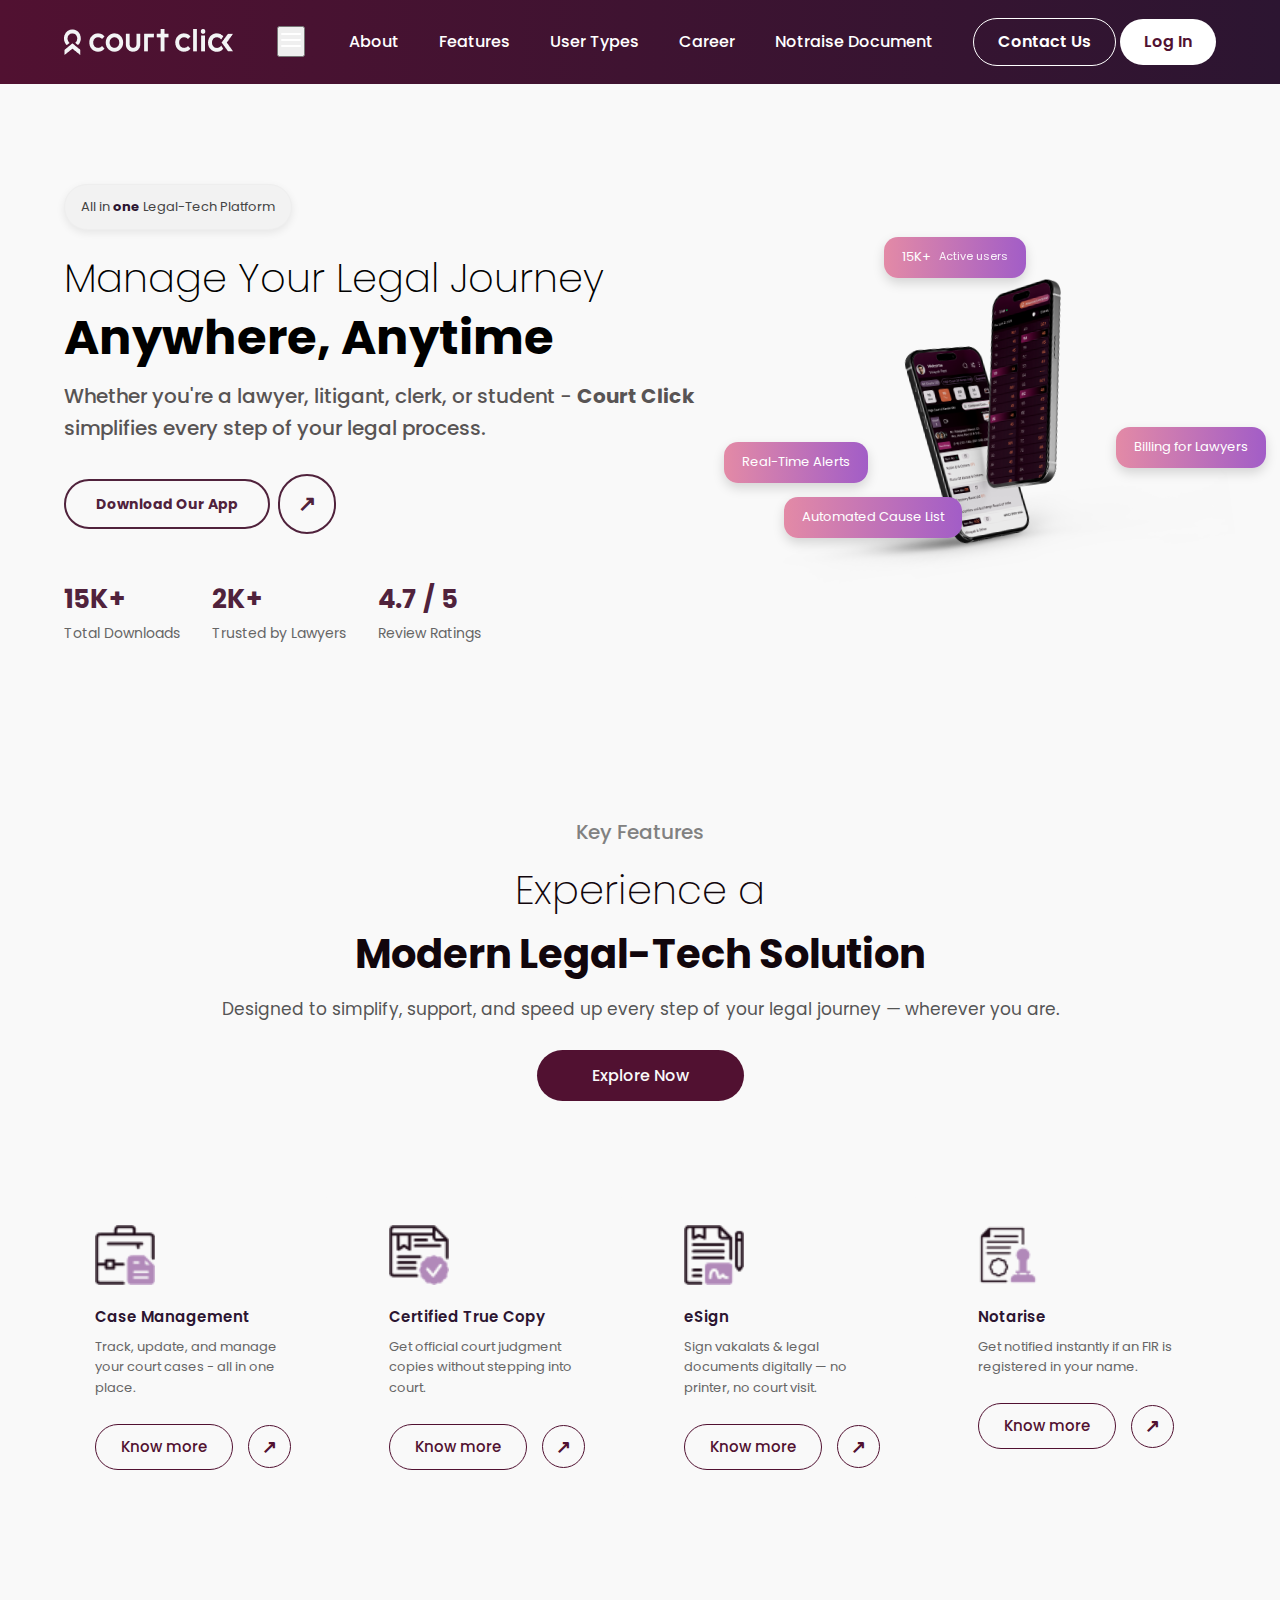
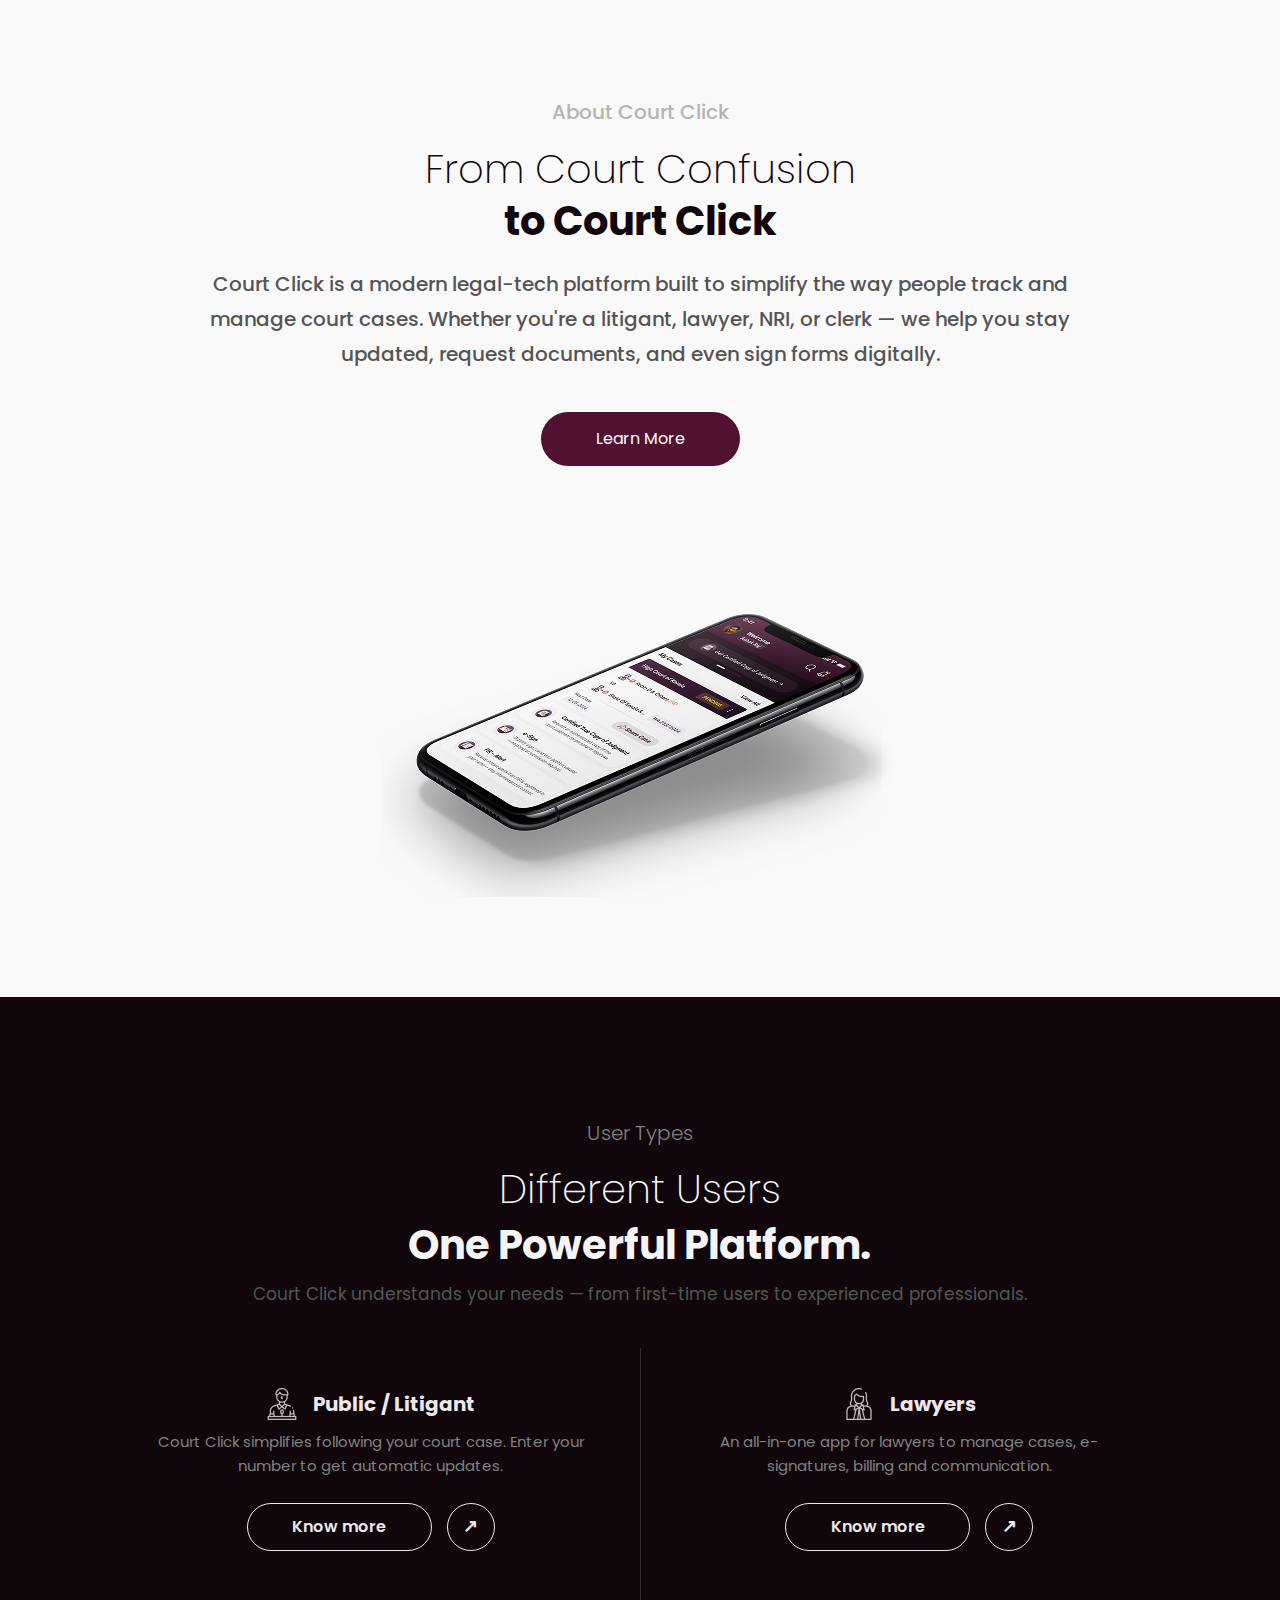
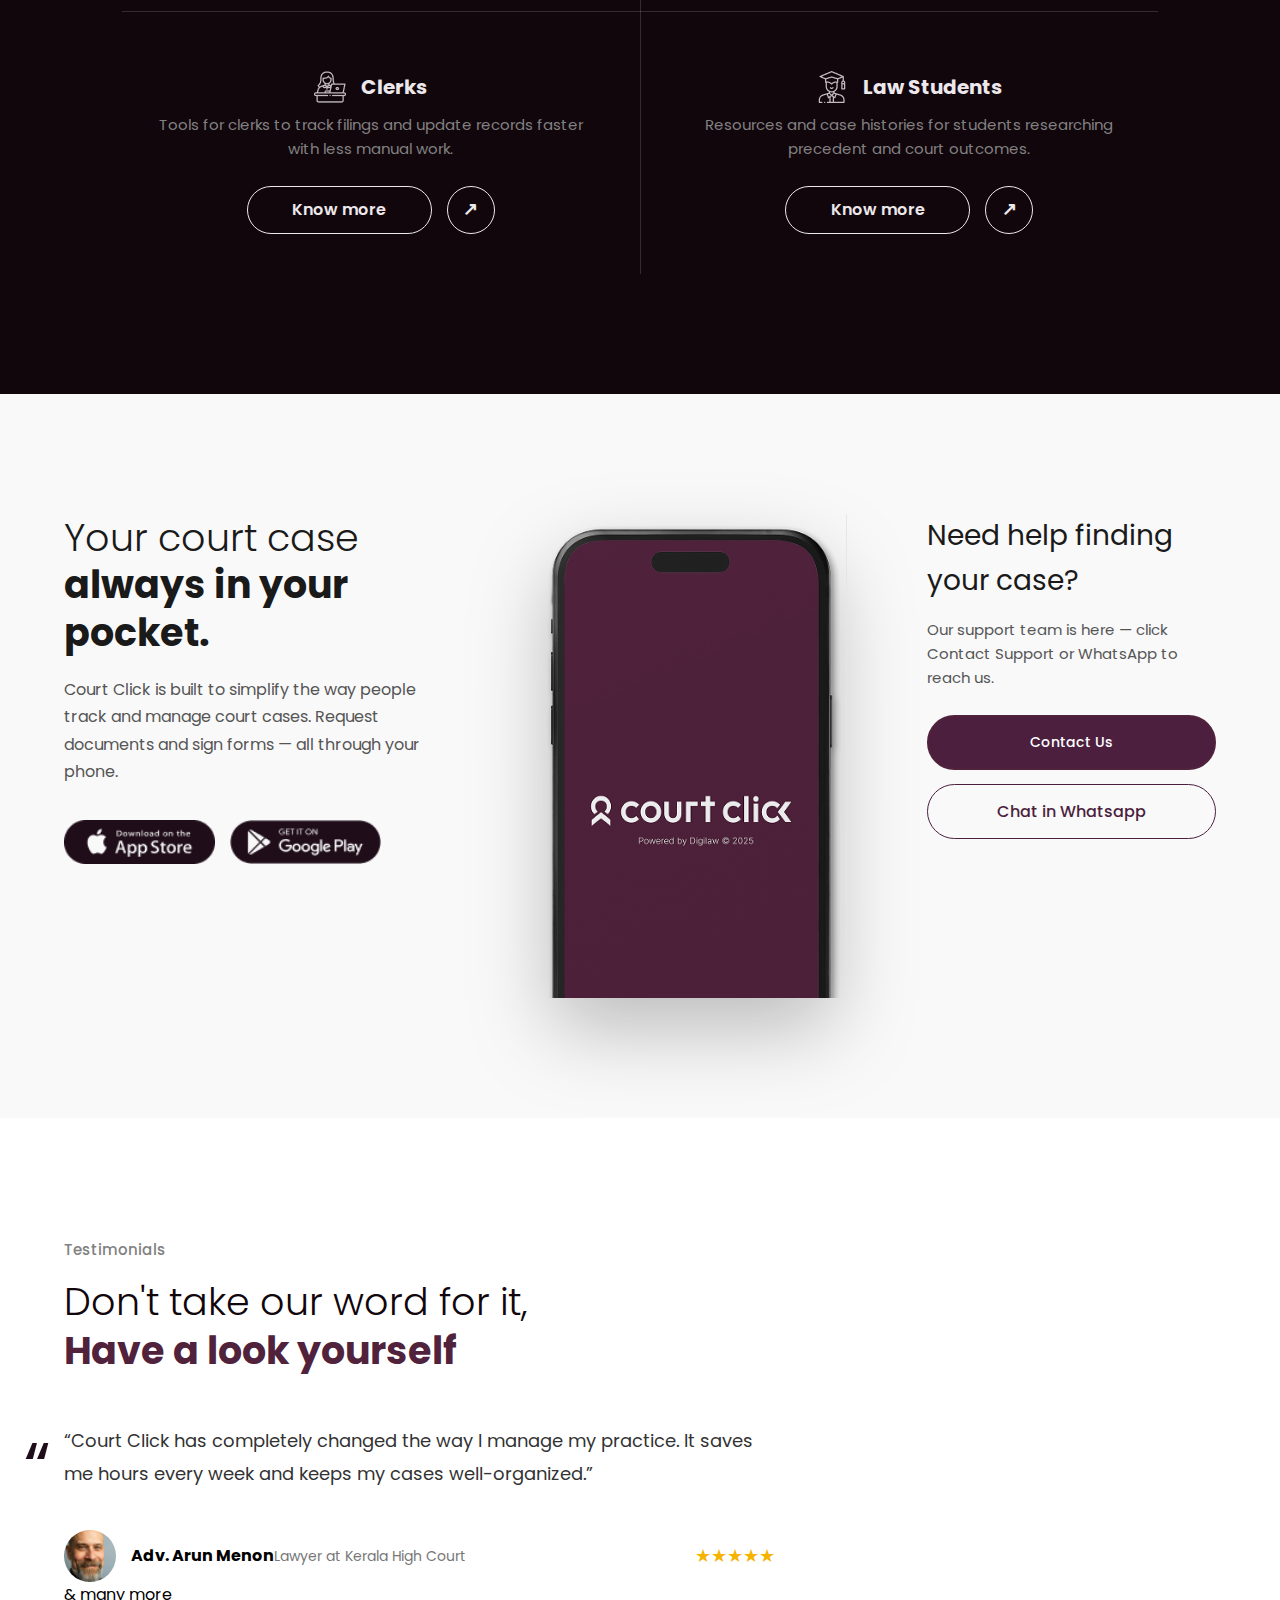
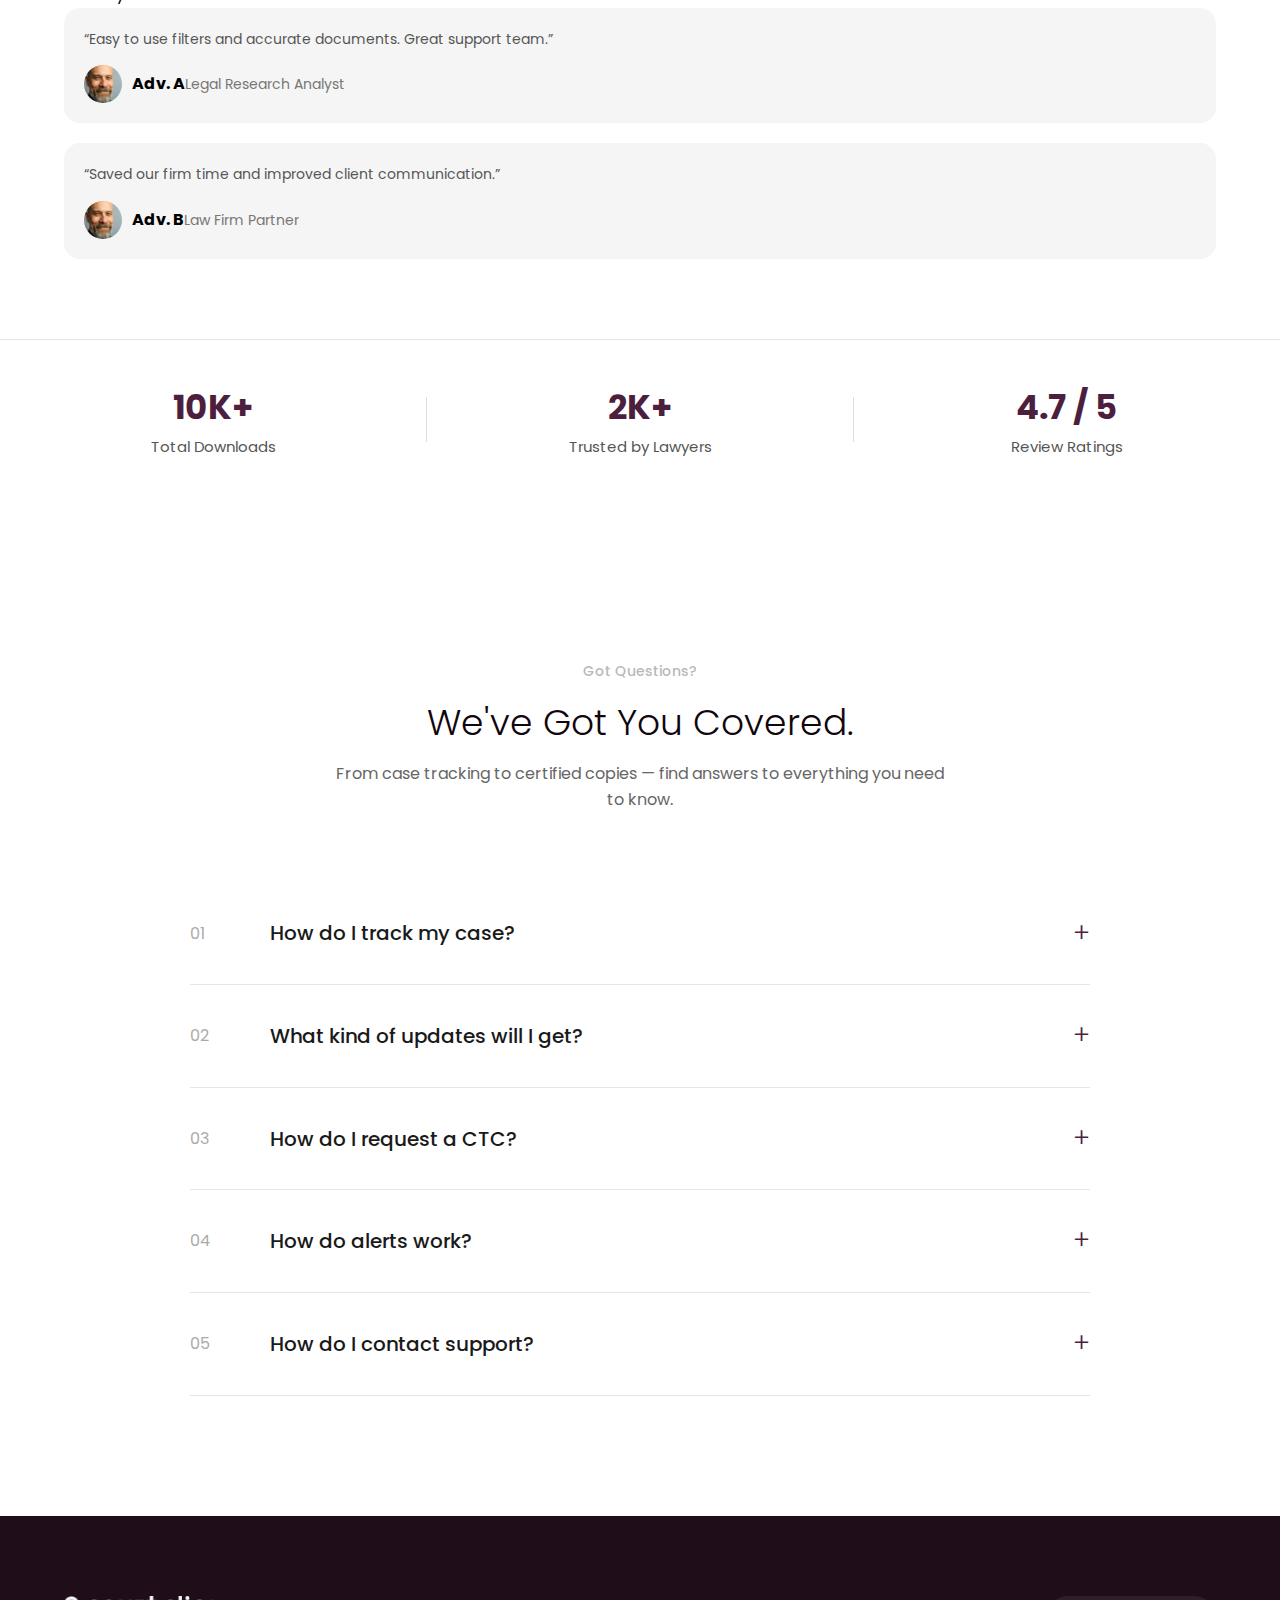
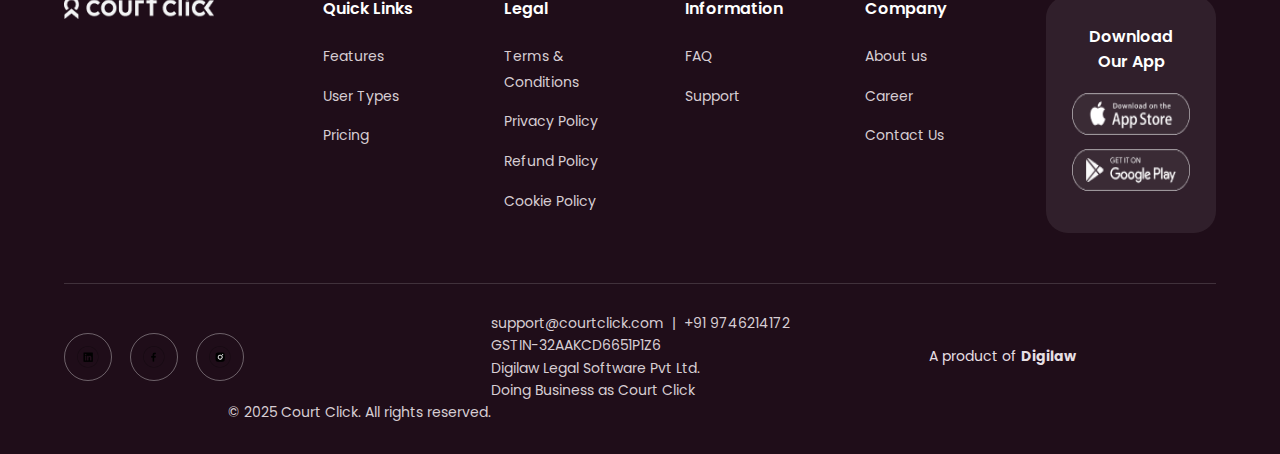
<file: index.html>
<!DOCTYPE html>
<html lang="en">

<head>
  <meta charset="utf-8" />
  <meta name="viewport" content="width=device-width,initial-scale=1" />
  <title>Court Click — Home</title>


  <link rel="preconnect" href="https://fonts.googleapis.com">
  <link href="https://fonts.googleapis.com/css2?family=Poppins:wght@300;400;600;700;800&display=swap" rel="stylesheet">


  <link rel="stylesheet" href="style.css">
</head>

<body>

  <header class="site-header">
    <div class="container header-inner">
      <a href="#" class="brand">
        <img src="images/courtclicklogo.png" alt="Court Click" class="logo">
      </a>

      <button id="navToggle" class="nav-toggle" aria-label="Toggle Navigation">
        <svg width="24" height="24" viewBox="0 0 24 24" fill="none" xmlns="http://www.w3.org/2000/svg">
          <path d="M3 12H21" stroke="white" stroke-width="2" stroke-linecap="round" stroke-linejoin="round" />
          <path d="M3 6H21" stroke="white" stroke-width="2" stroke-linecap="round" stroke-linejoin="round" />
          <path d="M3 18H21" stroke="white" stroke-width="2" stroke-linecap="round" stroke-linejoin="round" />
        </svg>
      </button>

      <nav class="nav" id="mainNav">
        <ul class="nav-list">
          <li><a href="#about">About</a></li>
          <li><a href="#features">Features</a></li>
          <li><a href="#user-types">User Types</a></li>
          <li><a href="#career">Career</a></li>
          <li><a href="#notarise">Notraise Document</a></li>
        </ul>
        <div class="nav-actions">
          <a href="#contact" class="btn btn-outline">Contact Us</a>
          <a href="login.html" class="btn btn-ghost">Log In</a>
        </div>
      </nav>
    </div>
  </header>

  <main>
    <section class="hero" id="home">
      <div class="container hero-inner">
        <div class="hero-left">
          <div class="badge">
            <p>All in <strong>one</strong> Legal-Tech Platform</p>
          </div>
          <h1 class="hero-title">
            Manage Your Legal Journey<br>
            <span class="hero-strong">Anywhere, Anytime</span>
          </h1>
          <p class="hero-sub">Whether you're a lawyer, litigant, clerk, or student - <strong>Court Click</strong>
            simplifies every step of your legal process.</p>

          <div class="hero-ctas">
            <a class="btn btn-primary"
              href="https://play.google.com/store/apps/details?id=com.digilaw.courtclick&hl=en_IN">Download Our App</a>
            <a class="btn btn-primary"
              href="https://play.google.com/store/apps/details?id=com.digilaw.courtclick&hl=en_IN" target="_blank">↗</a>
          </div>

          <div class="hero-stats">
            <div class="stat"><strong>15K+</strong><span>Total Downloads</span></div>
            <div class="stat"><strong>2K+</strong><span>Trusted by Lawyers</span></div>
            <div class="stat"><strong>4.7 / 5</strong><span>Review Ratings</span></div>
          </div>
        </div>

        <div class="hero-right">
          <div class="mockups">
            <img src="images/img1.png" alt="phone mockup" class="mockup">

            <div class="badge-float bf-top">15K+ <span>Active users</span></div>
            <div class="badge-float bf-middle">Real-Time Alerts</div>
            <div class="badge-float bf-bottom">Automated Cause List</div>
            <div class="badge-float bf-bottom-right">Billing for Lawyers</div>
          </div>
        </div>
      </div>
    </section>


    <section id="features" class="features">
      <div class="container">
        <p class="eyebrow">Key Features</p>
        <h2 class="section-title">Experience a <span><br>Modern Legal-Tech Solution</span></h2>
        <p class="section-sub">Designed to simplify, support, and speed up every step of your legal journey — wherever
          you are.</p>

        <div class="feature-cta">
          <a class="btn-pill" href="#services">Explore Now</a>
        </div>

        <div class="cards">
          <article class="card">
            <img src="images/case management.png" alt="" class="card-icon">
            <h3>Case Management</h3>
            <p>Track, update, and manage your court cases - all in one place.</p>
            <div class="card-actions">
              <a class="btn-outline-small" href="#">Know more</a>
              <a class="circle-arrow" href="#">↗</a>
            </div>
          </article>

          <article class="card">
            <img src="images/certified true copy.png" alt="" class="card-icon">
            <h3>Certified True Copy</h3>
            <p>Get official court judgment copies without stepping into court.</p>
            <div class="card-actions">
              <a class="btn-outline-small" href="#">Know more</a>
              <a class="circle-arrow" href="#">↗</a>
            </div>
          </article>

          <article class="card">
            <img src="images/esign.png" alt="" class="card-icon">
            <h3>eSign</h3>
            <p>Sign vakalats & legal documents digitally — no printer, no court visit.</p>
            <div class="card-actions">
              <a class="btn-outline-small" href="#">Know more</a>
              <a class="circle-arrow" href="#">↗</a>
            </div>
          </article>

          <article class="card">
            <img src="images/notarise.png" alt="" class="card-icon">
            <h3>Notarise</h3>
            <p>Get notified instantly if an FIR is registered in your name.</p>
            <div class="card-actions">
              <a class="btn-outline-small" href="#">Know more</a>
              <a class="circle-arrow" href="#">↗</a>
            </div>
          </article>
        </div>
      </div>
    </section>



    <section id="about" class="about">
      <div class="container about-inner">
        <p class="eyebrow">About Court Click</p>
        <h2 class="section-title-centered">From Court Confusion<br><span>to Court Click</span></h2>
        <p class="about-text">Court Click is a modern legal-tech platform built to simplify the way people track and
          manage court cases. Whether you're a litigant, lawyer, NRI, or clerk — we help you stay updated, request
          documents, and even sign forms digitally.</p>
        <a href="#services" class="btn-pill">Learn More</a>

        <div class="about-mockup">
          <img src="images/img3.png" alt="mobile mockup" class="about-phone">
        </div>
      </div>
    </section>


    <section id="user-types" class="user-types">
      <div class="container">
        <p class="eyebrow light">User Types</p>
        <h2 class="section-title light">Different Users<br><span>One Powerful Platform.</span></h2>
        <p class="section-sub light">Court Click understands your needs — from first-time users to experienced
          professionals.</p>

        <div class="user-grid">
          <article class="user-card">
            <div class="card-header">
              <img src="images/public_liti.png" alt="">
              <h4>Public / Litigant</h4>
            </div>
            <p>Court Click simplifies following your court case. Enter your number to get automatic updates.</p>
            <div class="card-actions">
              <a class="btn-outline-small-light" href="#">Know more</a>
              <a class="circle-arrow" href="#">↗</a>
            </div>
          </article>

          <article class="user-card">
            <div class="card-header">
              <img src="images/lawyer.png" alt="">
              <h4>Lawyers</h4>
            </div>
            <p>An all-in-one app for lawyers to manage cases, e-signatures, billing and communication.</p>
            <div class="card-actions">
              <a class="btn-outline-small-light" href="#">Know more</a>
              <a class="circle-arrow" href="#">↗</a>
            </div>
          </article>

          <article class="user-card">
            <div class="card-header">
              <img src="images/clerk.png" alt="">
              <h4>Clerks</h4>
            </div>
            <p>Tools for clerks to track filings and update records faster with less manual work.</p>
            <div class="card-actions">
              <a class="btn-outline-small-light" href="#">Know more</a>
              <a class="circle-arrow" href="#">↗</a>
            </div>
          </article>

          <article class="user-card">
            <div class="card-header">
              <img src="images/student.png" alt="">
              <h4>Law Students</h4>
            </div>
            <p>Resources and case histories for students researching precedent and court outcomes.</p>
            <div class="card-actions">
              <a class="btn-outline-small-light" href="#">Know more</a>
              <a class="circle-arrow" href="#">↗</a>
            </div>
          </article>
        </div>
      </div>
    </section>


    <section id="app" class="app-promo">
      <div class="container promo-grid">
        <div class="promo-left">
          <h2 class="promo-title">Your court case <span>always in your pocket.</span></h2>
          <p>Court Click is built to simplify the way people track and manage court cases. Request documents and sign
            forms — all through your phone.</p>

          <div class="download-buttons">
            <a class="store-btn" href="https://apps.apple.com/in/app/court-click/id6529546511"><img
                src="images/appstore.png" alt="App Store"></a>
            <a class="store-btn"
              href="https://play.google.com/store/apps/details?id=com.digilaw.courtclick&hl=en_IN"><img
                src="images/playstore.png" alt="Google Play"></a>
          </div>
        </div>

        <div class="promo-right">
          <img src="images/img2.png" alt="phone" class="promo-phone">
        </div>

        <aside class="promo-contact">
          <h3>Need help finding your case?</h3>
          <p>Our support team is here — click Contact Support or WhatsApp to reach us.</p>
          <a class="btn btn-primary" href="#contact">Contact Us</a>
          <a class="btn btn-outline" href="https://wa.me/918089242204">Chat in Whatsapp</a>
        </aside>
      </div>
    </section>


    <section class="testimonials">
      <div class="container">
        <p class="eyebrow">Testimonials</p>
        <h2 class="section-title">Don't take our word for it,<br><span>Have a look yourself</span></h2>

        <div class="test-grid">
          <div class="test-left">
            <blockquote class="big-quote">
              <p>“Court Click has completely changed the way I manage my practice. It saves me hours every week and
                keeps my cases well-organized.”</p>
              <footer>
                <img src="images/lawyer at hc.png" alt="Adv. Arun Menon" class="avatar">
                <div class="meta"><strong>Adv. Arun Menon</strong><span>Lawyer at Kerala High Court</span></div>
                <div class="stars">★★★★★</div>
              </footer>
            </blockquote>
          </div>

        </div>

        <div class="test-separator">& many more</div>

        <aside class="test-right">
          <article class="mini-test">
            <p>“Easy to use filters and accurate documents. Great support team.”</p>
            <footer>
              <img src="images/lawyer at hc.png" alt="" class="avatar-small">
              <div class="meta"><strong>Adv. A</strong><span>Legal Research Analyst</span></div>
            </footer>
          </article>

          <article class="mini-test">
            <p>“Saved our firm time and improved client communication.”</p>
            <footer>
              <img src="images/lawyer at hc.png" alt="" class="avatar-small">
              <div class="meta"><strong>Adv. B</strong><span>Law Firm Partner</span></div>
            </footer>
          </article>
        </aside>
      </div>

      <div class="metrics">
        <div class="metric"><strong>10K+</strong><span>Total Downloads</span></div>
        <div class="sep"></div>
        <div class="metric"><strong>2K+</strong><span>Trusted by Lawyers</span></div>
        <div class="sep"></div>
        <div class="metric"><strong>4.7 / 5</strong><span>Review Ratings</span></div>
      </div>
      </div>
    </section>

    <section class="faq">
      <div class="container">
        <p class="eyebrow">Got Questions?</p>
        <h2 class="section-title">We've Got You Covered.</h2>
        <p class="section-sub">
          From case tracking to certified copies — find answers to everything you need to know.
        </p>

        <div class="accordion">
          <div class="acc-item">
            <span class="acc-index">01</span>
            <button class="acc-q">
              <span class="acc-text">How do I track my case?</span>
              <span class="acc-toggle">+</span>
            </button>
            <div class="acc-a">
              Enter your case number on the search field and get automatic updates on hearings, orders and judgments.
            </div>
          </div>

          <div class="acc-item">
            <span class="acc-index">02</span>
            <button class="acc-q">
              <span class="acc-text">What kind of updates will I get?</span>
              <span class="acc-toggle">+</span>
            </button>
            <div class="acc-a">
              You’ll be notified about hearing dates, orders, next posting, progress, and court hall info.
            </div>
          </div>

          <div class="acc-item">
            <span class="acc-index">03</span>
            <button class="acc-q">
              <span class="acc-text">How do I request a CTC?</span>
              <span class="acc-toggle">+</span>
            </button>
            <div class="acc-a">
              Use the certified copy workflow in the app and submit necessary details — we handle court requests for
              you.
            </div>
          </div>

          <div class="acc-item">
            <span class="acc-index">04</span>
            <button class="acc-q">
              <span class="acc-text">How do alerts work?</span>
              <span class="acc-toggle">+</span>
            </button>
            <div class="acc-a">
              Enable real-time push notifications for selected cases and courts to receive instant alerts.
            </div>
          </div>

          <div class="acc-item">
            <span class="acc-index">05</span>
            <button class="acc-q">
              <span class="acc-text">How do I contact support?</span>
              <span class="acc-toggle">+</span>
            </button>
            <div class="acc-a">
              Reach out via Contact Us, WhatsApp, or email at support@courtclick.com.
            </div>
          </div>
        </div>
      </div>
    </section>



  </main>


  <footer class="site-footer">
    <div class="container footer-grid">
      <div class="footer-col brand-col">
        <img src="images/courtclicklogo.png" alt="Court Click" class="logo-footer">
      </div>

      <div class="footer-col">
        <h5>Quick Links</h5>
        <ul>
          <li><a href="#features">Features</a></li>
          <li><a href="#user-types">User Types</a></li>
          <li><a href="#app">Pricing</a></li>
        </ul>
      </div>

      <div class="footer-col">
        <h5>Legal</h5>
        <ul>
          <li><a href="#">Terms & Conditions</a></li>
          <li><a href="#">Privacy Policy</a></li>
          <li><a href="#">Refund Policy</a></li>
          <li><a href="#">Cookie Policy</a></li>
        </ul>
      </div>

      <div class="footer-col">
        <h5>Information</h5>
        <ul>
          <li><a href="#">FAQ</a></li>
          <li><a href="#">Support</a></li>
        </ul>
      </div>
      <div class="footer-col">
        <h5>Company</h5>
        <ul>
          <li><a href="#">About us</a></li>
          <li><a href="#">Career</a></li>
          <li><a href="#">Contact Us</a></li>
        </ul>
      </div>

      <div class="footer-col download-col">
        <h5>Download Our App</h5>
        <a class="store-btn" href="#"><img src="images/appstore2.png" alt="App Store"></a>
        <a class="store-btn" href="#"><img src="images/playstore2.png" alt="Google Play"></a>
      </div>
    </div>

    <div class="container footer-bottom">
      <div class="socials">
        <a href="#"><img src="images/Linkedin.png" alt=""></a>
        <a href="#"><img src="images/facebook.png" alt=""></a>
        <a href="#"><img src="images/Twitter.png" alt=""></a>
      </div>

      <div class="footer-contact-details">
        <p>support@courtclick.com &nbsp;|&nbsp; +91 9746214172</p>
        <p>GSTIN-32AAKCD6651P1Z6</p>
        <p>Digilaw Legal Software Pvt Ltd.<br>Doing Business as Court Click</p>
      </div>

      <p class="center-text">A product of <strong>Digilaw</strong></p>
      <p class="copyright">© 2025 Court Click. All rights reserved.</p>
    </div>
  </footer>


  <script>
    // NAV TOGGLE
    const navToggle = document.getElementById('navToggle');
    const mainNav = document.getElementById('mainNav');
    navToggle && navToggle.addEventListener('click', () => {
      mainNav.classList.toggle('open');
      document.body.classList.toggle('nav-open');
    });

    // Accordion
    document.querySelectorAll('.accordion .acc-item .acc-q').forEach(btn => {
      btn.addEventListener('click', () => {
        const item = btn.parentElement;
        const open = item.classList.contains('active');
        // close all
        document.querySelectorAll('.accordion .acc-item').forEach(i => i.classList.remove('active'));
        if (!open) item.classList.add('active');
      });
    });
  </script>
</body>

</html>
</file>
<file: style.css>
* {
  margin: 0;
  padding: 0;
  box-sizing: border-box;
}

body {
  font-family: 'Poppins', sans-serif;
  color: black;
  background: white;
  line-height: 1.6;
}

img {
  max-width: 100%;
  display: block;
}

.container {
  width: 90%;
  max-width: 1250px;
  margin: auto;
}

a {
  text-decoration: none;
  color: inherit;
}

ul {
  list-style: none;
}

.site-header {
  width: 100%;
  background: linear-gradient(90deg, #511131, #2c1531);
  position: sticky;
  padding: 18px 0;
  top: 0;
  z-index: 999;
}

.header-inner,
.nav,
.nav-action {
  display: flex;
  justify-content: space-between;
  align-items: center;
  gap: 40px;
}

.logo {
  height: 26px;
  width: 169px;
}

.nav-list {
  display: flex;
  gap: 40px;
}

.nav-list a {
  color: white;
  font-weight: 500;
  transition: 0.3s;
}

.nav-list a:hover {
  opacity: 0.7;
}

.nav-action {
  display: flex;
  align-items: center;
  gap: 18px;
}

.btn {
  padding: 10px 24px;
  font-weight: 600;
  border-radius: 30px;
  transition: 0.3s;
  display: inline-block;
}

.btn-outline {
  border: 1px solid white;
  color: white;
}

.btn-outline:hover {
  background: #ffffff22;
}

.btn-ghost {
  background: white;
  color: #511131;
}

.btn-ghost:hover {
  opacity: 0.8;
}

.hero {
  padding: 100px 0 80px;
  background: #f9f9f9;
}

.hero-inner {
  display: flex;
  align-items: center;
  justify-content: space-between;
  gap: 50px;
}


.hero-left {
  max-width: 650px;
}

.badge {
  display: inline-block;
  background: #f2f2f2;
  padding: 12px 16px 12px 16px;
  border-radius: 76px;
  font-size: 13px;
  margin-bottom: 18px;
  color: #444;
  border: 1px solid #eee;
  box-shadow: 0 3px 8px rgba(0, 0, 0, 0.08);
}

.badge strong {
  color: #2c1531;
}


.hero-title {
  font-size: 40px;
  font-weight: 200;
  margin-bottom: 12px;
  line-height: 60px;
  letter-spacing: 0%;
  white-space: normal;
}

.hero-strong {
  display: block;
  font-weight: 700;
  line-height: 60px;
  letter-spacing: 0%;
  font-size: 48px;
}

.hero-sub {
  font-size: 20px;
  font-weight: 500;
  margin-bottom: 30px;
  color: #585454;
}

.hero-sub strong {
  font-weight: 700;
  font-size: 20px;
  line-height: 32px;
}

.hero-ctas {
  display: flex;
  align-items: center;
  gap: 8px;
  margin-bottom: 45px;
}

.btn-primary {
  padding: 12px 30px;
  border-radius: 50px;
  background: transparent;
  border: 2px solid #50223c;
  color: #50223c;
  font-weight: 700;
  font-size: 14px;
}

.btn-primary:hover {
  background: #50223c;
  color: #fff;
}

.hero-ctas a:last-child {
  font-size: 22px;
  padding: 10px 18px;
}


.hero-stats {
  display: flex;
  gap: 32px;
  width: auto;
  height: auto;
  margin-top: 20px;
}

.stat {
  text-align: left;
  color: #555555;
}

.stat strong {
  font-size: 26px;
  font-weight: 700;
  color: #50223c;
  display: block;
}

.stat span {
  font-size: 14px;
  color: #666;
}


.hero-right {
  position: relative;
}

.mockups {
  position: relative;
  flex: 1;
}

.mockup {
  width: 100%;
  max-width: 520px;
  height: auto;
  display: block;
  transform: rotate(-8deg);
}

.badge-float {
  position: absolute;
  padding: 10px 18px;
  border-radius: 14px;
  font-size: 13px;
  background: linear-gradient(90deg, #e38aa6, #a25dc7);
  color: #fff;
  box-shadow: 0 5px 12px rgba(0, 0, 0, 0.15);
  display: flex;
  align-items: center;
  gap: 8px;
}

.badge-float span {
  font-size: 11px;
  opacity: 0.9;
}

.bf-top {
  top: -25px;
  left: 120px;
}

.bf-middle {
  top: 180px;
  left: -40px;
}

.bf-bottom {
  bottom: 30px;
  left: 20px;
}

.bf-bottom-right {
  bottom: 100px;
  right: -50px;
}

.features {
  background: #f9f9f9;
  padding: 90px 0;
  text-align: center;
}

.features .eyebrow {
  font-size: 20px;
  color: #818181;
  margin-bottom: 10px;
  font-weight: 500;
}

.section-title {
  font-size: 40px;
  font-weight: 200;
  margin-bottom: 10px;
  color: #11060c;
}

.section-title span {
  font-weight: 700;
  color: #11060c;
}

.section-sub {
  max-width: 900px;
  margin: 0 auto 40px;
  font-size: 17px;
  color: #555555;
  line-height: 1.6;
  white-space: normal;
  text-align: center;
}

.features-cta {
  margin-bottom: 60px;
}

.btn-pill {
  padding: 14px 35px;
  padding-left: 55px;
  padding-right: 55px;
  border-radius: 40px;
  background: #511131;
  color: #f9f9f9;
  text-decoration: none;
  font-size: 16px;
  font-weight: 500;
  transition: 0.3s ease;
}

.cards {
  display: grid;
  grid-template-columns: repeat(auto-fit, minmax(260px, 1fr));
  gap: 25px;
  margin-top: 100px;
}

.card {
  background: #f9f9f9;
  padding: 35px 30px;
  border-radius: 25px;
  transition: 0.3s ease;
  border: 1px solid transparent;
  text-align: left;
}

.card-icon {
  width: 60px;
  margin-bottom: 20px;
}

.card h3 {
  font-size: 15px;
  color: #2c1531;
  font-weight: 600;
  margin-bottom: 8px;
}

.card-actions {
  display: flex;
  align-items: center;
  justify-content: flex-start;
  gap: 15px;
}

.card p {
  color: #666;
  font-size: small;
  margin-bottom: 25px;
  flex-grow: 1;
}

.btn-outline-small {
  padding: 10px 25px;
  border: 1.8px solid #511131;
  border-radius: 30px;
  text-decoration: none;
  color: #511131;
  font-size: 15px;
  font-weight: 500;
  transition: 0.3s ease;
}

.btn-outline-small:hover {
  background: #511131;
  color: white;
}

.circle-arrow {
  width: 43px;
  height: 43px;
  border-radius: 50%;
  border: 1.8px solid #511131;
  display: flex;
  color: #511131;
  align-items: center;
  justify-items: center;
  justify-content: center;
  font-size: 18px;
  text-decoration: none;
  font-weight: 600;
  transition: 0.3s ease;
}

.circle-arrow:hover {
  background: #511131;
  color: white;
}

.about {
  background: #f9f9f9;
  padding: 100px 0;
  text-align: center;
}

.about .eyebrow {
  font-size: 20px;
  font-weight: 500;
  color: #b4b4b4;
  margin-bottom: 15px;
}

.section-title-centered {
  font-size: 40px;
  font-weight: 200;
  color: #11060c;
  line-height: 1.3;
  margin-bottom: 20px;
}

.section-title-centered span {
  font-weight: 700;
  color: #11060c;
}

.about-text {
  max-width: 900px;
  margin: 0 auto 40px auto;
  font-size: 20px;
  font-weight: 500;
  color: #555555;
  line-height: 1.75;
}

.about .btn-pill {
  background: #511131;
  color: #fff;
  padding: 14px 40px;
  padding-left: 55px;
  padding-right: 55px;
  font-size: 16px;
  border-radius: 40px;
  font-weight: 400;
  display: inline-block;
  text-decoration: none;
  transition: 0.3s ease;
  margin-bottom: 80px;
}

.about-mockup {
  margin-top: 30px;
  justify-items: center;
}

.user-types {
  background: #11060c;
  padding: 120px 0;
  text-align: center;
  color: #ffffff;
}

.user-types .eyebrow {
  font-size: 20px;
  font-weight: 300;
  color: #818181;
  margin-bottom: 12px;
}

.user-types .section-title {
  font-weight: 200;
  font-size: 40px;
  line-height: 56px;
  color: #f5f5f5;
  margin-bottom: 8px;
}

.user-types .section-title span {
  font-weight: 700;
  color: #f5f5f5;
}

.user-grid {
  display: grid;
  grid-template-columns: repeat(2, 1fr);
  gap: 40px;
  width: 90%;
  max-width: 1100px;
  margin: auto;
  position: relative;
}

.user-grid::before,
.user-grid::after {
  content: "";
  position: absolute;
  background: rgba(255, 255, 255, 0.15);
}

.user-grid::before {
  width: 1px;
  height: 100%;
  left: 50%;
  top: 0;
}

.user-grid::after {
  height: 1px;
  width: 100%;
  top: 50%;
  left: 0;
}

.user-card {
  text-align: center;
  padding: 40px 35px;
  display: flex;
  flex-direction: column;
  align-items: center;
}

.card-header {
  display: flex;
  align-items: center;
  justify-content: center;
  gap: 15px;
  margin-bottom: 10px;
}

.user-card img {
  width: 32px;
  height: 32px;
  opacity: 0.8;
}

.user-card h4 {
  font-size: 20px;
  font-weight: 700;
  line-height: 32px;
  color: #ede8eb;
  margin: 0;
}

.user-card p {
  font-size: 15px;
  color: #818181;
  line-height: 24px;
  max-width: 478px;
  margin-bottom: 25px;
}

.user-card .btn-outline-small-light {
  padding: 8px 12px;
  width: 185px;
  height: 48px;
  display: inline-flex;
  align-items: center;
  justify-content: center;
  border: 1.5px solid #ede8eb;
  border-radius: 24px;
  text-decoration: none;
  color: #ede8eb;
  font-weight: 600;
  transition: 0.3s ease;
}

.user-card .btn-outline-small-light:hover {
  background: #ffffff;
  color: #511131;
}

.user-card .circle-arrow {
  width: 48px;
  height: 48px;
  border-radius: 50%;
  background: transparent;
  border: 1.5px solid #ede8eb;
  display: flex;
  align-items: center;
  justify-content: center;
  text-decoration: none;
  color: #ede8eb;
  font-weight: 600;
  font-size: 18px;
  transition: 0.3s ease;
}

.user-card .circle-arrow:hover {
  background: #ffffff;
  color: #511131;
}

.user-card .card-actions {
  display: flex;
  justify-content: center;
  align-items: center;
  gap: 15px;
  width: 100%;
}

.app-promo {
  background: #f9f9f9;
  padding: 120px 0;
}

.promo-grid {
  display: grid;
  grid-template-columns: 1.1fr 0.9fr 0.8fr;
  gap: 70px;
  align-items: start;
  position: relative;
}

.promo-right {
  display: flex;
  justify-content: flex-start;
}

.promo-phone {
  width: 320px;
  filter: drop-shadow(0 30px 40px rgba(0, 0, 0, 0.25));
}

.promo-left {
  max-width: 480px
}

.promo-title {
  font-size: 38px;
  font-weight: 300;
  line-height: 1.25;
  margin-bottom: 20px;
  color: #1a1a1a;
}

.promo-title span {
  font-weight: 700;
}

.promo-left p {
  font-size: 16px;
  color: #555;
  line-height: 1.7;
  margin-bottom: 35px;
}

.download-buttons {
  display: flex;
  gap: 15px;
}

.store-btn img {
  height: 44px;
}

.promo-grid::after {
  content: "";
  position: absolute;
  right: 32%;
  top: 0;
  height: 100%;
  width: 1px;
  background: #e6e6e6;
}

.promo-contact {
  max-width: 360px;
}

.promo-contact h3 {
  font-size: 28px;
  font-weight: 400;
  margin-bottom: 15px;
  color: #1a1a1a;
}

.promo-contact p {
  font-size: 15px;
  color: #555;
  line-height: 1.6;
  margin-bottom: 25px;
}

.promo-contact .btn {
  display: inline-block;
  width: 100%;
  text-align: center;
  margin-bottom: 14px;
}

.promo-contact .btn-primary {
  background: #4d1f3f;
  color: #ffffff;
  border-radius: 40px;
  padding: 14px 0;
  font-weight: 500;
}

.promo-contact .btn-outline {
  border: 1.5px solid #4d1f3f;
  color: #4d1f3f;
  border-radius: 40px;
  padding: 14px 0;
  font-weight: 500;
}

.testimonials {
  background: #ffffff;
  padding: 120px 0 80px;
}

.testimonials .eyebrow {
  font-size: 15px;
  color: #818181;
  font-weight: 500;
  margin-bottom: 15px;
}

.testimonials .section-title {
  font-size: 38px;
  font-weight: 300;
  line-height: 1.3;
  margin-bottom: 50px;
}

.testimonials .section-title span {
  font-weight: 700;
  color: #50223c;
}

.test-grid {
  display: grid;
  grid-template-columns: 1.4fr 0.6fr;
  gap: 50px;
  align-items: start;
}

.big-quote {
  padding-right: 60px;
}

.big-quote p {
  font-size: 18px;
  color: #333;
  line-height: 1.8;
  position: relative;
  margin-bottom: 40px;
}

.big-quote p::before {
  content: "“";
  font-size: 70px;
  color: #1f0d19;
  position: absolute;
  left: -40px;
  top: -20px;
}

.big-quote footer {
  display: flex;
  align-items: center;
  gap: 15px;
}

.avatar {
  width: 52px;
  height: 52px;
  border-radius: 50%;
  object-fit: cover;
}

.meta strong {
  font-size: 16px;
}

.meta span {
  font-size: 14px;
  color: #777;
}

.stars {
  margin-left: auto;
  font-size: 18px;
  color: #f4b400;
}

.test-right {
  display: flex;
  flex-direction: column;
  gap: 20px;
}

.mini-test {
  background: #f5f5f5;
  border-radius: 16px;
  padding: 20px;
}

.mini-test p {
  font-size: 14px;
  color: #555;
  line-height: 1.6;
  margin-bottom: 15px;
}

.mini-test footer {
  display: flex;
  align-items: center;
  gap: 10px;
}

.avatar-small {
  width: 38px;
  height: 38px;
  border-radius: 50%;
}

.metrics {
  margin-top: 80px;
  padding-top: 40px;
  border-top: 1px solid #e6e6e6;
  display: flex;
  justify-content: space-between;
  align-items: center;
  text-align: center;
}

.metric {
  flex: 1;
}

.metric strong {
  font-size: 34px;
  font-weight: 700;
  color: #4d1f3f;
  display: block;
}

.metric span {
  font-size: 15px;
  color: #555;
}

.sep {
  width: 1px;
  height: 45px;
  background: #ddd;
}

.faq {
  background: #ffffff;
  padding: 120px 0;
}

.faq .eyebrow {
  font-size: 14px;
  font-weight: 500;
  color: #b9b9b9;
  text-align: center;
  margin-bottom: 12px;
}

.faq .section-title {
  font-size: 36px;
  font-weight: 300;
  text-align: center;
  margin-bottom: 10px;
}

.faq .section-sub {
  text-align: center;
  max-width: 620px;
  margin: 0 auto 70px;
  font-size: 16px;
  color: #666;
}

.accordion {
  max-width: 900px;
  margin: auto;
}

.acc-item {
  display: grid;
  grid-template-columns: 50px 1fr;
  column-gap: 30px;
  padding: 30px 0;
  border-bottom: 1px solid #e6e6e6;
}

.acc-index {
  font-size: 16px;
  color: #aaa;
  align-self: center;
}

.acc-q {
  all: unset;
  display: flex;
  align-items: center;
  justify-content: space-between;
  cursor: pointer;
}

.acc-text {
  font-size: 20px;
  font-weight: 500;
  color: #1a1a1a;
  line-height: 1.4;
  max-width: 90%;
}

.acc-toggle {
  font-size: 26px;
  font-weight: 300;
  color: #4d1f3f;
  flex-shrink: 0;
  transition: transform 0.3s ease;
}

.acc-a {
  grid-column: 2 / -1;
  margin-top: 18px;
  font-size: 15px;
  color: #555;
  line-height: 1.7;
  display: none;
}

.acc-item.active {
  background: #f1eff0;
  border-radius: 20px;
  padding: 30px;
}

.acc-item.active .acc-a {
  display: block;
}

.acc-item.active .acc-toggle {
  transform: rotate(45deg);
}

.site-footer {
  background: #1f0d19;
  color: #f3f4f5;
  padding: 80px 0 30px;
  font-family: "Poppins", sans-serif;
}

.footer-grid {
  display: grid;
  grid-template-columns: 1.6fr 1fr 1fr 1fr 1fr 1.3fr;
  gap: 50px;
  padding-bottom: 50px;
  border-bottom: 1px solid rgba(255, 255, 255, 0.15);
  align-items: start;
}

.brand-col img {
  width: 150px;
  margin-bottom: 20px;
}

.brand-col p {
  font-size: 14px;
  line-height: 1.7;
  color: #d7cdd3;
  margin-bottom: 12px;
}

.footer-col h5,
.download-col h5 {
  font-size: 16px;
  font-weight: 600;
  margin-bottom: 22px;
  color: #ffffff;
}

.footer-col ul {
  list-style: none;
  padding: 0;
  margin: 0;
}

.footer-col ul li {
  margin-bottom: 14px;
}

.footer-col ul a {
  color: #d7cdd3;
  font-size: 14px;
  text-decoration: none;
  transition: color 0.25s ease;
}

.footer-col ul a:hover {
  color: #ffffff;
}

.download-col {
  background: rgba(255, 255, 255, 0.08);
  border-radius: 22px;
  padding: 28px 26px;
  text-align: center;
}

.download-col h5 {
  margin-bottom: 18px;
}

.download-col .store-btn {
  display: block;
  margin-bottom: 14px;
}

.download-col .store-btn img {
  height: 42px;
  max-width: 100%;
}

.footer-bottom {
  display: grid;
  grid-template-columns: 1fr auto 1fr;
  align-items: center;
  padding-top: 28px;
  font-size: 14px;
  color: #d7cdd3;
}

.socials {
  display: flex;
  gap: 18px;
}

.socials a {
  width: 48px;
  height: 48px;
  border: 1.5px solid rgba(255, 255, 255, 0.35);
  border-radius: 50%;
  display: flex;
  align-items: center;
  justify-content: center;
  transition: 0.3s ease;
}

.socials a:hover {
  border-color: #ffffff;
  transform: translateY(-2px);
}

.socials img {
  width: 22px;
  height: 22px;
  filter: invert(1);
}

.footer-bottom .center-text {
  text-align: center;
  color: #e6dfe3;
}

.footer-bottom .copyright {
  text-align: right;
  white-space: nowrap;
}

@media (max-width: 900px) {
  .hero-inner {
    flex-direction: column;
    text-align: center;
  }

  .hero-stats {
    justify-content: center;
  }

  .mockup {
    transform: none;
  }

  .badge-float {
    display: none;
  }
}

@media(max-width:768px) {
  .site-header {
    padding: 20px 0;
  }

  .nav-toggle {
    display: block;
  }

  .nav {
    position: absolute;
    top: 100%;
    left: 0;
    width: 100%;
    background: #2c1531;
    flex-direction: column;
    padding: 20px;
    gap: 20px;
    transform: translateY(-150%);
    transition: transform 0.3s ease;
    z-index: -1;
  }

  .nav.open {
    transform: translateY(0);
  }

  .nav-list {
    flex-direction: column;
    text-align: center;
    gap: 20px;
  }

  .nav-actions {
    flex-direction: column;
    width: 100%;
    gap: 15px;
  }

  .nav-actions .btn {
    width: 100%;
    text-align: center;
  }

  .hero {
    background: linear-gradient(180deg, #2c1531 0%, #1f0d19 100%);
    padding: 40px 0 60px;
    text-align: center;
  }

  .hero-inner {
    display: flex;
    flex-direction: column-reverse;
    align-items: center;
    gap: 30px;
  }

  .hero-right {
    width: 100%;
    display: flex;
    justify-content: center;
    margin-bottom: 10px;
  }

  .mockups {
    width: 100%;
    max-width: 320px;
    transform: none;
  }

  .mockup {
    width: 100%;
    height: auto;
    transform: none;
    margin: 0 auto;
  }

  .badge-float {
    display: none;
  }

  .hero-left {
    color: #fff;
  }

  .badge {
    background: rgba(255, 255, 255, 0.1);
    color: #fff;
    border: 1px solid rgba(255, 255, 255, 0.2);
    box-shadow: none;
  }

  .badge strong {
    color: #fff;
  }

  .hero-title {
    color: #fff;
    font-size: 32px;
    line-height: 1.3;
  }

  .hero-sub {
    color: rgba(255, 255, 255, 0.8);
    font-size: 16px;
  }

  .hero-sub strong {
    color: #fff;
  }

  .hero-ctas {
    justify-content: center;
    margin-bottom: 40px;
  }

  .btn-primary {
    border-color: rgba(255, 255, 255, 0.3);
    color: #fff;
    background: rgba(81, 17, 49, 0.6);
  }

  .btn-primary:hover {
    background: #fff;
    color: #511131;
  }

  .hero-stats {
    width: 100%;
    justify-content: center;
    gap: 0;
    border-top: none;
    margin-top: 10px;
  }

  .stat {
    flex: 1;
    padding: 0 10px;
    position: relative;
  }

  .stat strong {
    color: #fff;
    font-size: 20px;
  }

  .stat span {
    color: rgba(255, 255, 255, 0.7);
    font-size: 13px;
    line-height: 1.2;
    display: block;
    margin-top: 4px;
  }

  .stat:not(:last-child)::after {
    content: "";
    position: absolute;
    right: 0;
    top: 50%;
    transform: translateY(-50%);
    height: 30px;
    width: 1px;
    background: rgba(255, 255, 255, 0.2);
  }

  /* Feature Section - Swipe Carousel */
  .features {
    padding: 60px 0;
    background: #fff;
  }

  .feature-cta {
    display: none;
  }

  .cards {
    display: flex;
    overflow-x: auto;
    scroll-snap-type: x mandatory;
    gap: 20px;
    padding: 20px 5px 40px;
    margin-top: 40px;
    scrollbar-width: none;
  }

  .cards::-webkit-scrollbar {
    display: none;
  }

  .card {
    min-width: 85%;
    scroll-snap-align: center;
    background: #fcfcfc;
    border: 1px solid #f0f0f0;
    box-shadow: 0 10px 30px rgba(0, 0, 0, 0.06);
    border-radius: 20px;
    margin: 0 auto;
  }

  .slider-dots {
    display: flex;
    justify-content: center;
    gap: 8px;
    margin-top: 10px;
  }

  .dot {
    width: 8px;
    height: 8px;
    background: #e0e0e0;
    border-radius: 50%;
    transition: 0.3s;
  }

  .dot.active {
    width: 30px;
    background: #511131;
    border-radius: 10px;
  }

  .about {
    padding: 60px 0;
    background: #fcfcfc;
  }

  .about .section-title-centered {
    font-size: 30px;
    line-height: 1.3;
    margin-bottom: 20px;
  }

  .about .about-text {
    font-size: 15px;
    line-height: 1.6;
    padding: 0 10px;
    margin-bottom: 30px;
  }

  .about .btn-pill {
    margin-bottom: 40px;
    width: auto;
    padding: 12px 35px;
  }

  .about-mockup {
    margin-top: 0;
  }

  .about-mockup img {
    margin: 0 auto;
    max-width: 100%;
    transform: scale(1.1);
  }

  .user-types {
    padding: 80px 0;
  }

  .user-grid {
    grid-template-columns: 1fr;
    gap: 50px;
    width: 100%;
  }

  .user-grid::before,
  .user-grid::after {
    display: none;
  }

  .user-card {
    text-align: left;
    align-items: flex-start;
    padding: 0;
  }

  .card-header {
    justify-content: flex-start;
    margin-bottom: 15px;
  }

  .card-header img {
    width: 38px;
    height: 38px;
  }

  .user-card h4 {
    font-size: 18px;
  }

  .user-card p {
    text-align: left;
    font-size: 15px;
    margin-bottom: 30px;
    color: #a4a4a4;
  }

  .user-card .card-actions {
    justify-content: flex-start;
    width: 100%;
    gap: 15px;
  }

  .user-card .btn-outline-small-light {
    width: auto;
    padding: 12px 35px;
    height: auto;
  }

  .app-promo {
    padding: 60px 0;
  }

  .promo-grid {
    display: flex;
    flex-direction: column;
    align-items: center;
    gap: 50px;
  }

  .promo-grid::after {
    display: none;
  }

  .promo-left {
    text-align: center;
    width: 100%;
  }

  .promo-title {
    font-size: 32px;
  }

  .download-buttons {
    justify-content: center;
    flex-wrap: wrap;
  }

  .promo-right {
    width: 100%;
    justify-content: center;
  }

  .promo-phone {
    max-width: 280px;
  }

  .promo-contact {
    width: 100%;
    max-width: 100%;
    text-align: center;
    margin-top: 20px;
  }

  .promo-contact h3 {
    font-size: 24px;
    margin-bottom: 20px;
  }

  .promo-contact p {
    margin-bottom: 40px;
    color: #666;
  }

  .promo-contact .btn {
    width: 100%;
    max-width: 320px;
    display: block;
    margin: 0 auto 15px;
  }

  .test-grid {
    grid-template-columns: 1fr;
    gap: 30px;
  }

  .test-separator {
    text-align: center;
    font-weight: 700;
    font-size: 18px;
    color: #2c1531;
    margin: 10px 0;
  }

  .big-quote {
    padding-right: 0;
    text-align: center;
  }

  .big-quote p {
    font-size: 16px;
    margin-bottom: 30px;
    margin-top: 30px;
  }

  .big-quote p::before {
    font-size: 60px;
    left: 50%;
    top: -50px;
    transform: translateX(-50%);
  }

  .big-quote footer {
    display: flex;
    align-items: center;
    justify-content: space-between;
    gap: 10px;
    text-align: left;
    width: 100%;
  }

  .big-quote .meta {
    flex: 1;
  }

  .big-quote .meta strong {
    font-size: 15px;
    display: block;
  }

  .big-quote .meta span {
    font-size: 13px;
    line-height: 1.2;
  }

  .test-right {
    display: flex;
    overflow-x: auto;
    scroll-snap-type: x mandatory;
    gap: 20px;
    padding: 10px 5px 30px;
    margin-top: 10px;
    scrollbar-width: none;
  }

  .test-right::-webkit-scrollbar {
    display: none;
  }

  .mini-test {
    min-width: 85%;
    scroll-snap-align: center;
    background: #f9f9f9;
    border-radius: 20px;
    padding: 25px;
    box-shadow: 0 5px 15px rgba(0, 0, 0, 0.05);
    position: relative;
  }

  .mini-test p::before {
    content: "“";
    font-family: serif;
    font-size: 50px;
    color: #2c1531;
    display: block;
    line-height: 1;
    margin-bottom: 10px;
  }

  .metrics {
    flex-direction: column;
    gap: 30px;
  }

  .sep {
    height: 1px;
    width: 60px;
    background: #e0e0e0;
    margin: 0 auto;
  }

  .site-footer {
    padding-top: 50px;
    text-align: left;
  }

  .footer-grid {
    grid-template-columns: 1fr 1fr;
    row-gap: 30px;
    column-gap: 10px;
    padding-bottom: 30px;
    border-bottom: none;
  }

  .brand-col {
    grid-column: 1 / -1;
    margin-bottom: 10px;
  }

  .brand-col img {
    margin-bottom: 0;
  }

  .footer-col:nth-child(2),
  .footer-col:nth-child(4),
  .footer-col:nth-child(5) {
    display: none;
  }

  .footer-col h5 {
    font-size: 15px;
    margin-bottom: 20px;
  }

  .footer-col ul li {
    margin-bottom: 12px;
  }

  .footer-col ul a {
    font-weight: 600;
  }

  .download-col {
    background: #2b1d30;
    padding: 20px;
  }

  .download-col h5 {
    font-size: 13px;
    margin-bottom: 15px;
  }

  .footer-bottom {
    grid-template-columns: 1fr;
    text-align: center;
    justify-items: center;
    gap: 30px;
    border-top: 1px solid rgba(255, 255, 255, 0.1);
    padding-top: 40px;
  }

  .footer-contact-details {
    margin-top: 10px;
  }

  .footer-contact-details p {
    margin-bottom: 12px;
    color: #aeaeae;
    line-height: 1.6;
    font-size: 14px;
  }

  .center-text {
    margin-top: 20px;
  }
}
</file>
